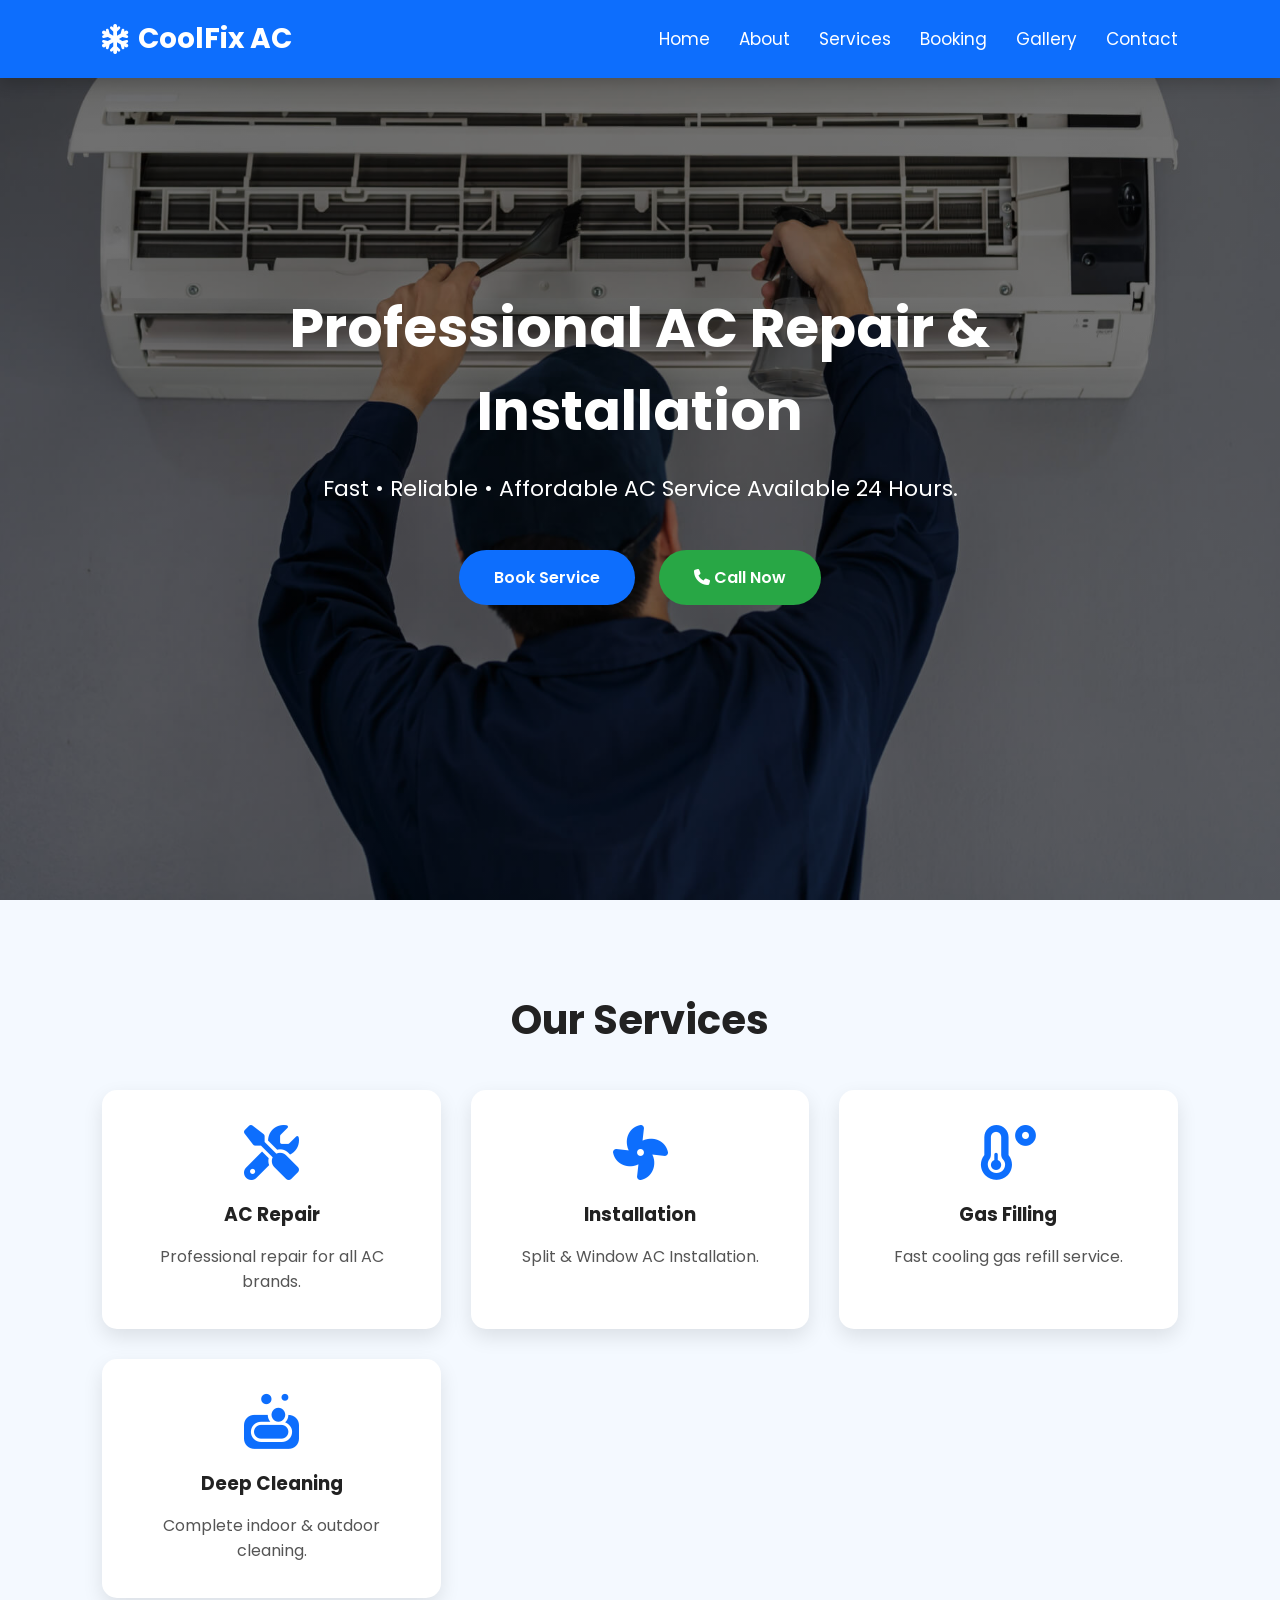
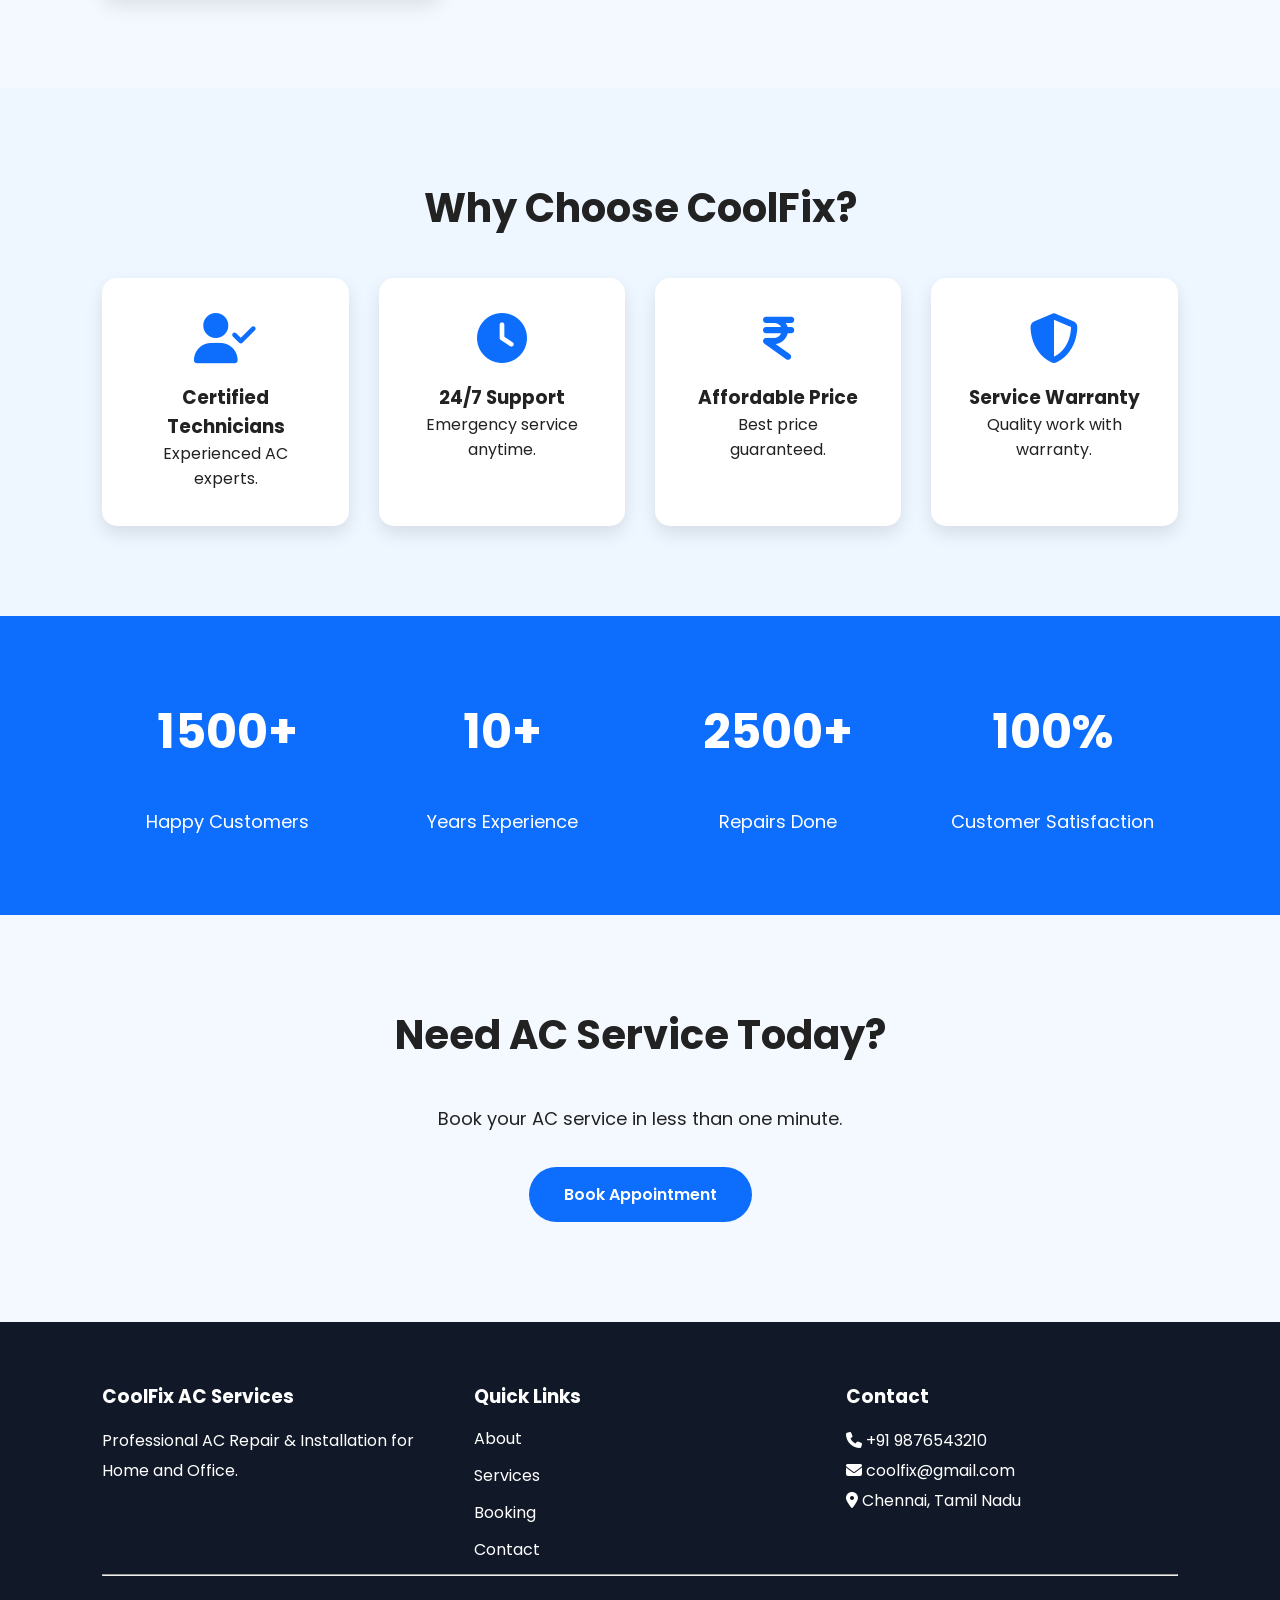
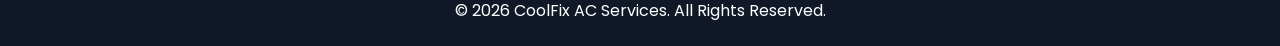
<file: index.html>
<!DOCTYPE html>
<html lang="en">
<head>
    <meta charset="UTF-8">
    <meta name="viewport" content="width=device-width, initial-scale=1.0">
    <title>CoolFix AC Services</title>

    <!-- Font Awesome -->
    <link rel="stylesheet" href="https://cdnjs.cloudflare.com/ajax/libs/font-awesome/6.6.0/css/all.min.css">

    <!-- CSS -->
    <link rel="stylesheet" href="style.css">

    <script src="script.js"></script>
</head>

<body>

<!-- ================= HEADER ================= -->

<header>

    <div class="logo">
        <i class="fa-solid fa-snowflake"></i>
        <h2>CoolFix AC</h2>
    </div>

    <nav id="navbar">

        <a href="index.html">Home</a>
        <a href="about.html">About</a>
        <a href="services.html">Services</a>
        <a href="booking.html">Booking</a>
        <a href="gallery.html">Gallery</a>
        <a href="contact.html">Contact</a>

    </nav>

</header>

<!-- ================= HERO ================= -->

<section class="hero">

    <div class="hero-text">

        <h1>Professional AC Repair & Installation</h1>

        <p>
            Fast • Reliable • Affordable AC Service
            Available 24 Hours.
        </p>

        <a href="booking.html" class="btn">Book Service</a>

        <a href="tel:+919876543210" class="btn2">
            <i class="fa-solid fa-phone"></i>
            Call Now
        </a>

    </div>

</section>

<!-- ================= SERVICES ================= -->

<section class="services">

    <h2>Our Services</h2>

    <div class="service-container">

        <div class="card">

            <i class="fa-solid fa-screwdriver-wrench"></i>

            <h3>AC Repair</h3>

            <p>
                Professional repair for all AC brands.
            </p>

        </div>

        <div class="card">

            <i class="fa-solid fa-fan"></i>

            <h3>Installation</h3>

            <p>
                Split & Window AC Installation.
            </p>

        </div>

        <div class="card">

            <i class="fa-solid fa-temperature-low"></i>

            <h3>Gas Filling</h3>

            <p>
                Fast cooling gas refill service.
            </p>

        </div>

        <div class="card">

            <i class="fa-solid fa-soap"></i>

            <h3>Deep Cleaning</h3>

            <p>
                Complete indoor & outdoor cleaning.
            </p>

        </div>

    </div>

</section>

<!-- ================= WHY US ================= -->

<section class="why">

    <h2>Why Choose CoolFix?</h2>

    <div class="why-container">

        <div class="why-box">

            <i class="fa-solid fa-user-check"></i>

            <h3>Certified Technicians</h3>

            <p>
                Experienced AC experts.
            </p>


        </div>


        <div class="why-box">

            <i class="fa-solid fa-clock"></i>

            <h3>24/7 Support</h3>

            <p>
                Emergency service anytime.
            </p>

        </div>

        <div class="why-box">

            <i class="fa-solid fa-indian-rupee-sign"></i>

            <h3>Affordable Price</h3>

            <p>
                Best price guaranteed.
            </p>
            
        </div>

        <div class="why-box">

            <i class="fa-solid fa-shield-halved"></i>

            <h3>Service Warranty</h3>

            <p>
                Quality work with warranty.
            </p>

        </div>

    </div>

</section>

<!-- ================= COUNTER ================= -->

<section class="counter">

    <div class="count-box">

        <h2>1500+</h2>

        <p>Happy Customers</p>

    </div>


    <div class="count-box">

        <h2>10+</h2>

        <p>Years Experience</p>

    </div>


    <div class="count-box">

        <h2>2500+</h2>

        <p>Repairs Done</p>

    </div>


    <div class="count-box">

        <h2>100%</h2>

        <p>Customer Satisfaction</p>

    </div>

</section>

<!-- ================= CTA ================= -->

<section class="cta">

    <h2>Need AC Service Today?</h2>

    <p>
        Book your AC service in less than one minute.
    </p>

    <a href="booking.html" class="btn">
        Book Appointment
    </a>

</section>

<!-- ================= FOOTER ================= -->

<footer>

    <div class="footer-content">

        <div>

            <h3>CoolFix AC Services</h3>

            <p>
                Professional AC Repair & Installation
                for Home and Office.
            </p>

        </div>

        <div>

            <h3>Quick Links</h3>

            <ul>

                <li><a href="about.html">About</a></li>

                <li><a href="services.html">Services</a></li>

                <li><a href="booking.html">Booking</a></li>

                <li><a href="contact.html">Contact</a></li>

            </ul>

        </div>

        <div>

            <h3>Contact</h3>

            <p>
                <i class="fa-solid fa-phone"></i>
                +91 9876543210
            </p>

            <p>
                <i class="fa-solid fa-envelope"></i>
                coolfix@gmail.com
            </p>

            <p>
                <i class="fa-solid fa-location-dot"></i>
                Chennai, Tamil Nadu
            </p>

        </div>

    </div>

    <hr>

    <p class="copy">
        © 2026 CoolFix AC Services. All Rights Reserved.
    </p>

</footer>

</body>
</html>
</file>
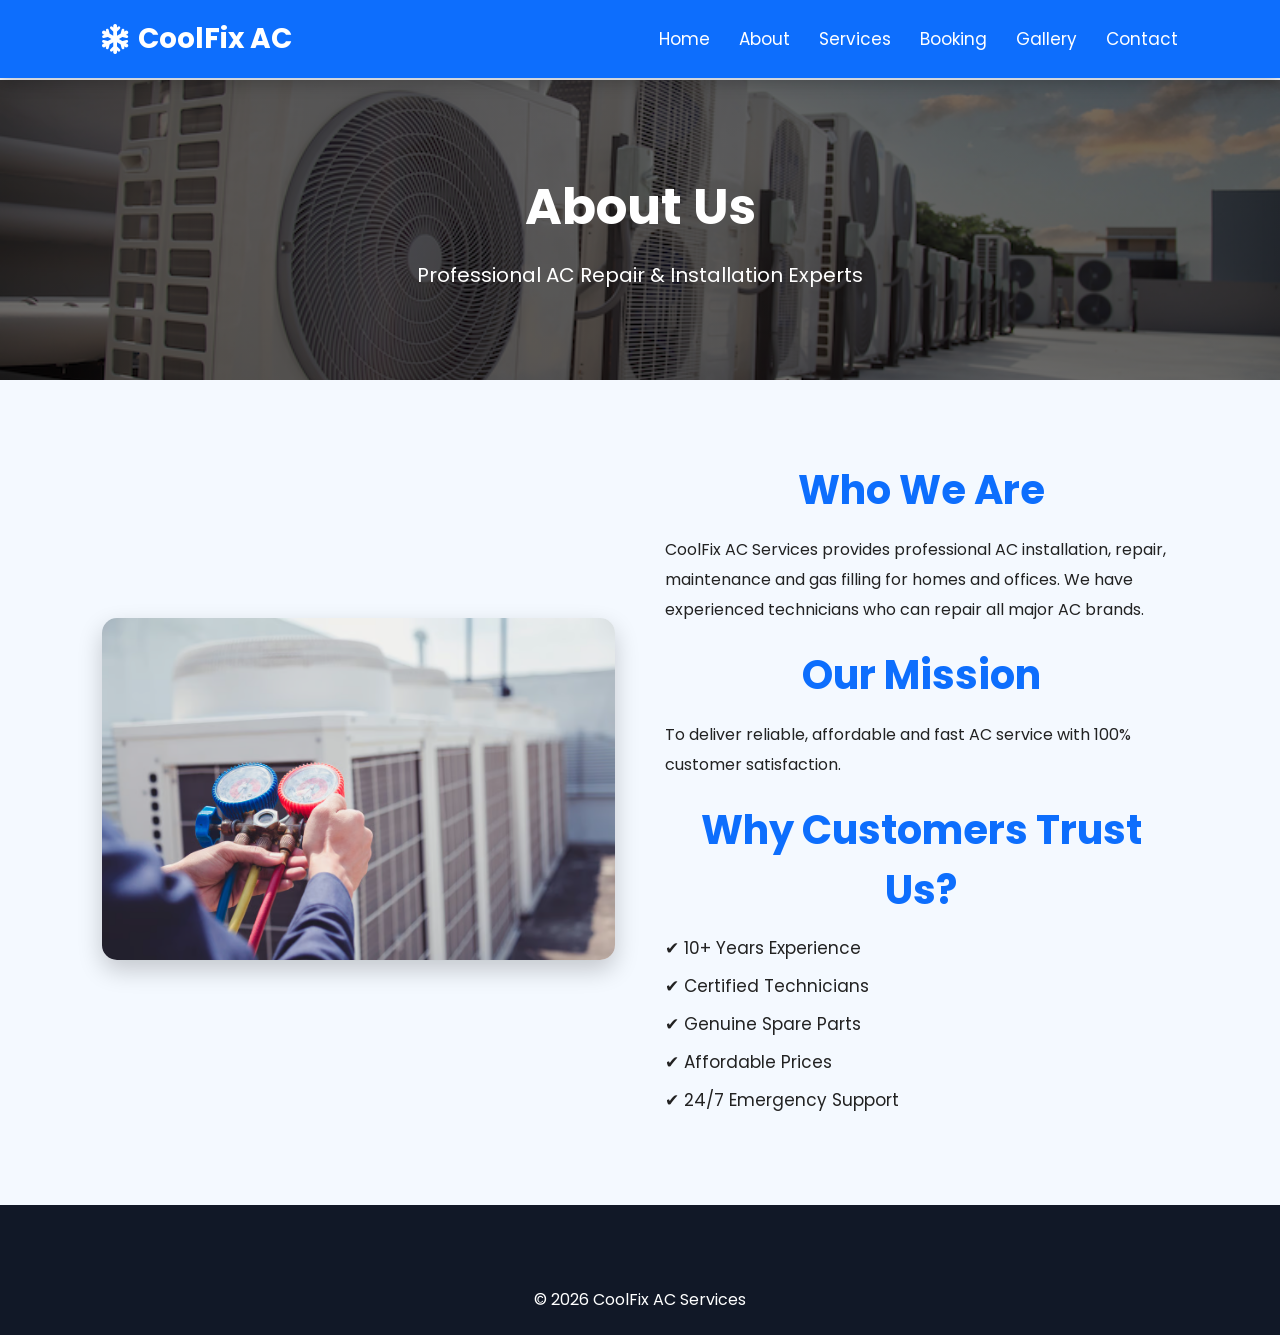
<file: about.html>
<!DOCTYPE html>
<html lang="en">
<head>
    <meta charset="UTF-8">
    <meta name="viewport" content="width=device-width, initial-scale=1.0">
    <title>About | CoolFix AC Services</title>

    <link rel="stylesheet" href="style.css">

    <link rel="stylesheet"
    href="https://cdnjs.cloudflare.com/ajax/libs/font-awesome/6.6.0/css/all.min.css">
</head>

<body>

    <header>

        <div class="logo">
            <i class="fa-solid fa-snowflake"></i>
            <h2>CoolFix AC</h2>
        </div>

        <nav>
            <a href="index.html">Home</a>
            <a href="about.html">About</a>
            <a href="services.html">Services</a>
            <a href="booking.html">Booking</a>
            <a href="gallery.html">Gallery</a>
            <a href="contact.html">Contact</a>
        </nav>

    </header>

    <section class="page-banner">

        <h1>About Us</h1>

            <p>Professional AC Repair & Installation Experts</p>

    </section>

    <section class="about-section">

        <div class="about-image">

            <img src="technician1.avif"
            alt="AC Technician">

        </div>

        <div class="about-content">

            <h2>Who We Are</h2>

                <p>
                    CoolFix AC Services provides professional AC installation,
                    repair, maintenance and gas filling for homes and offices.

                    We have experienced technicians who can repair all major AC brands.
                </p>

            <h2>Our Mission</h2>

                <p>
                    To deliver reliable, affordable and fast AC service with
                    100% customer satisfaction.

                </p>

            <h2>Why Customers Trust Us?</h2>

                <ul>

                    <li>✔ 10+ Years Experience</li>

                    <li>✔ Certified Technicians</li>

                    <li>✔ Genuine Spare Parts</li>

                    <li>✔ Affordable Prices</li>

                    <li>✔ 24/7 Emergency Support</li>

                </ul>

        </div>

    </section>

    <footer>

        <p class="copy">
            © 2026 CoolFix AC Services
        </p>

    </footer>

</body>
</html>
</file>
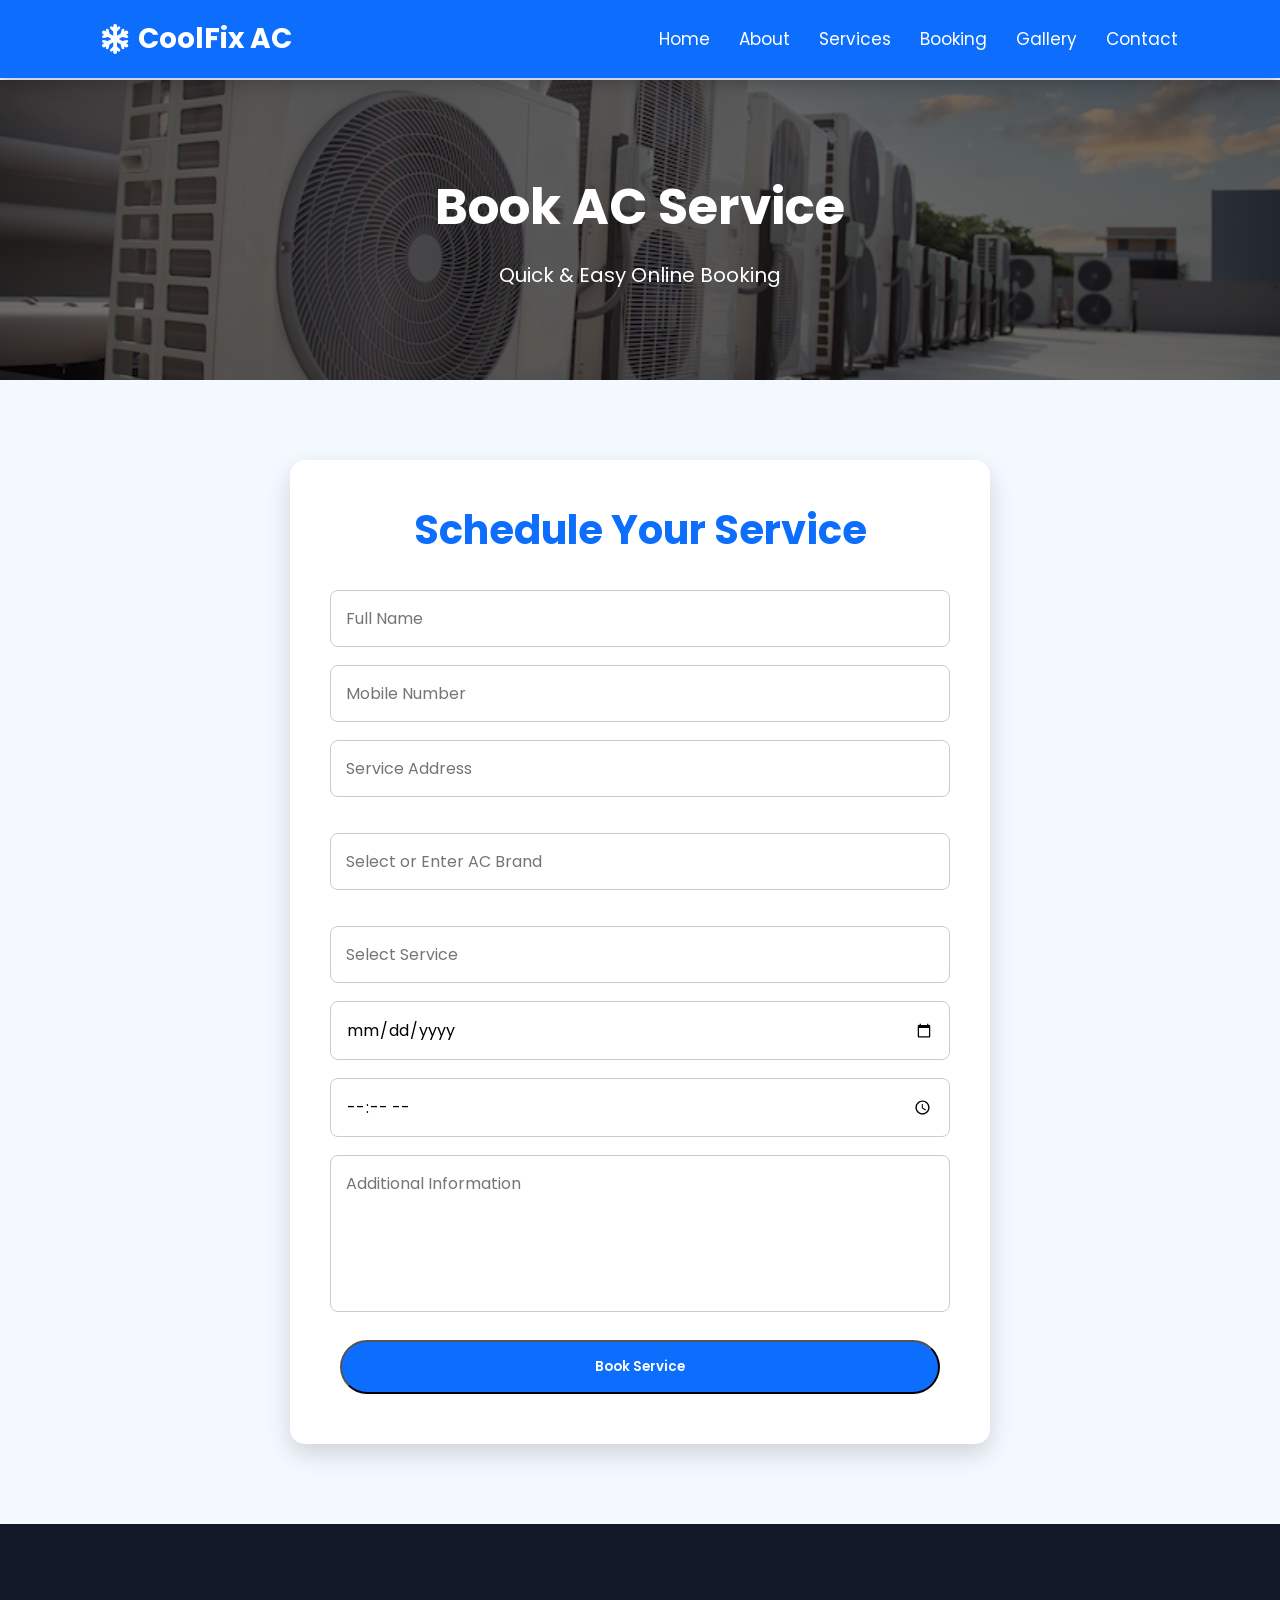
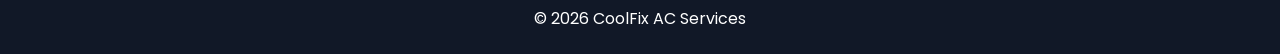
<file: booking.html>
<!DOCTYPE html>
<html lang="en">
<head>
    <meta charset="UTF-8">
    <meta name="viewport" content="width=device-width, initial-scale=1.0">
    <title>Book AC Service | CoolFix AC</title>

    <link rel="stylesheet" href="style.css">

    <link rel="stylesheet"
    href="https://cdnjs.cloudflare.com/ajax/libs/font-awesome/6.6.0/css/all.min.css">
</head>

<body>

<!--========== HEADER ==========-->

    <header>

        <div class="logo">
            <i class="fa-solid fa-snowflake"></i>
            <h2>CoolFix AC</h2>
        </div>

        <nav>
            <a href="index.html">Home</a>
            <a href="about.html">About</a>
            <a href="services.html">Services</a>
            <a href="booking.html">Booking</a>
            <a href="gallery.html">Gallery</a>
            <a href="contact.html">Contact</a>
        </nav>

    </header>

<!--========== BANNER ==========-->

    <main>
        
        <section class="page-banner">

            <h1>Book AC Service</h1>
                <p>Quick & Easy Online Booking</p>

        </section>

<!--========== BOOKING FORM ==========-->

        <section class="booking-section">

            <div class="booking-form">

                <h2>Schedule Your Service</h2>

                <form id="bookingForm">

                    <input
                    type="text"
                    id="name"
                    placeholder="Full Name"
                    required>

                    <input
                    type="tel"
                    id="phone"
                    placeholder="Mobile Number"
                    required>


                    <input
                    type="text"
                    id="address"
                    placeholder="Service Address"
                    required>


                    <label for="brand"></label>

                    <input
                    type="text"
                    id="brand"
                    name="brand"
                    list="brandList"
                    placeholder="Select or Enter AC Brand"
                    required>

                    <datalist id="brandList">
                        <option value="LG">
                        <option value="Samsung">
                        <option value="Daikin">
                        <option value="Voltas">
                        <option value="Blue Star">
                        <option value="Panasonic">
                       <option value="Hitachi">
                    </datalist>

                    <label for="service"></label>

                    <input
                    type="text"
                    id="service"
                    name="service"
                    list="serviceList"
                    placeholder="Select Service"
                    required>

                    <datalist id="serviceList">
                        <option value="Ac repair">
                        <option value="Installation">
                        <option value="Gas filling">
                        <option value="Deep cleaning">
                        <option value="AMC service">
                        <option value="Water leakage repair">
                        <option value="Cooling problem">
                    </datalist>


                    <input
                    type="date"
                    id="date"
                    required>

                    <input
                    type="time"
                    id="time">

                    <textarea
                    id="message"
                    rows="5"
                    placeholder="Additional Information"></textarea>

                    <button type="submit" class="btn">
                        Book Service
                    </button>

                </form>

            </div>

        </section>
    
    </main>
<!--========== FOOTER ==========-->

<footer>

<p class="copy">

© 2026 CoolFix AC Services

</p>

</footer>

<!--========== JAVASCRIPT ==========-->

<script>

const form = document.getElementById("bookingForm");

form.addEventListener("submit",function(e){

e.preventDefault();

let name=document.getElementById("name").value;

alert(
"Thank You " +
name +
"!\n\nYour booking has been received successfully.\nOur technician will contact you shortly."
);

form.reset();

});

</script>

</body>
</html>
</file>
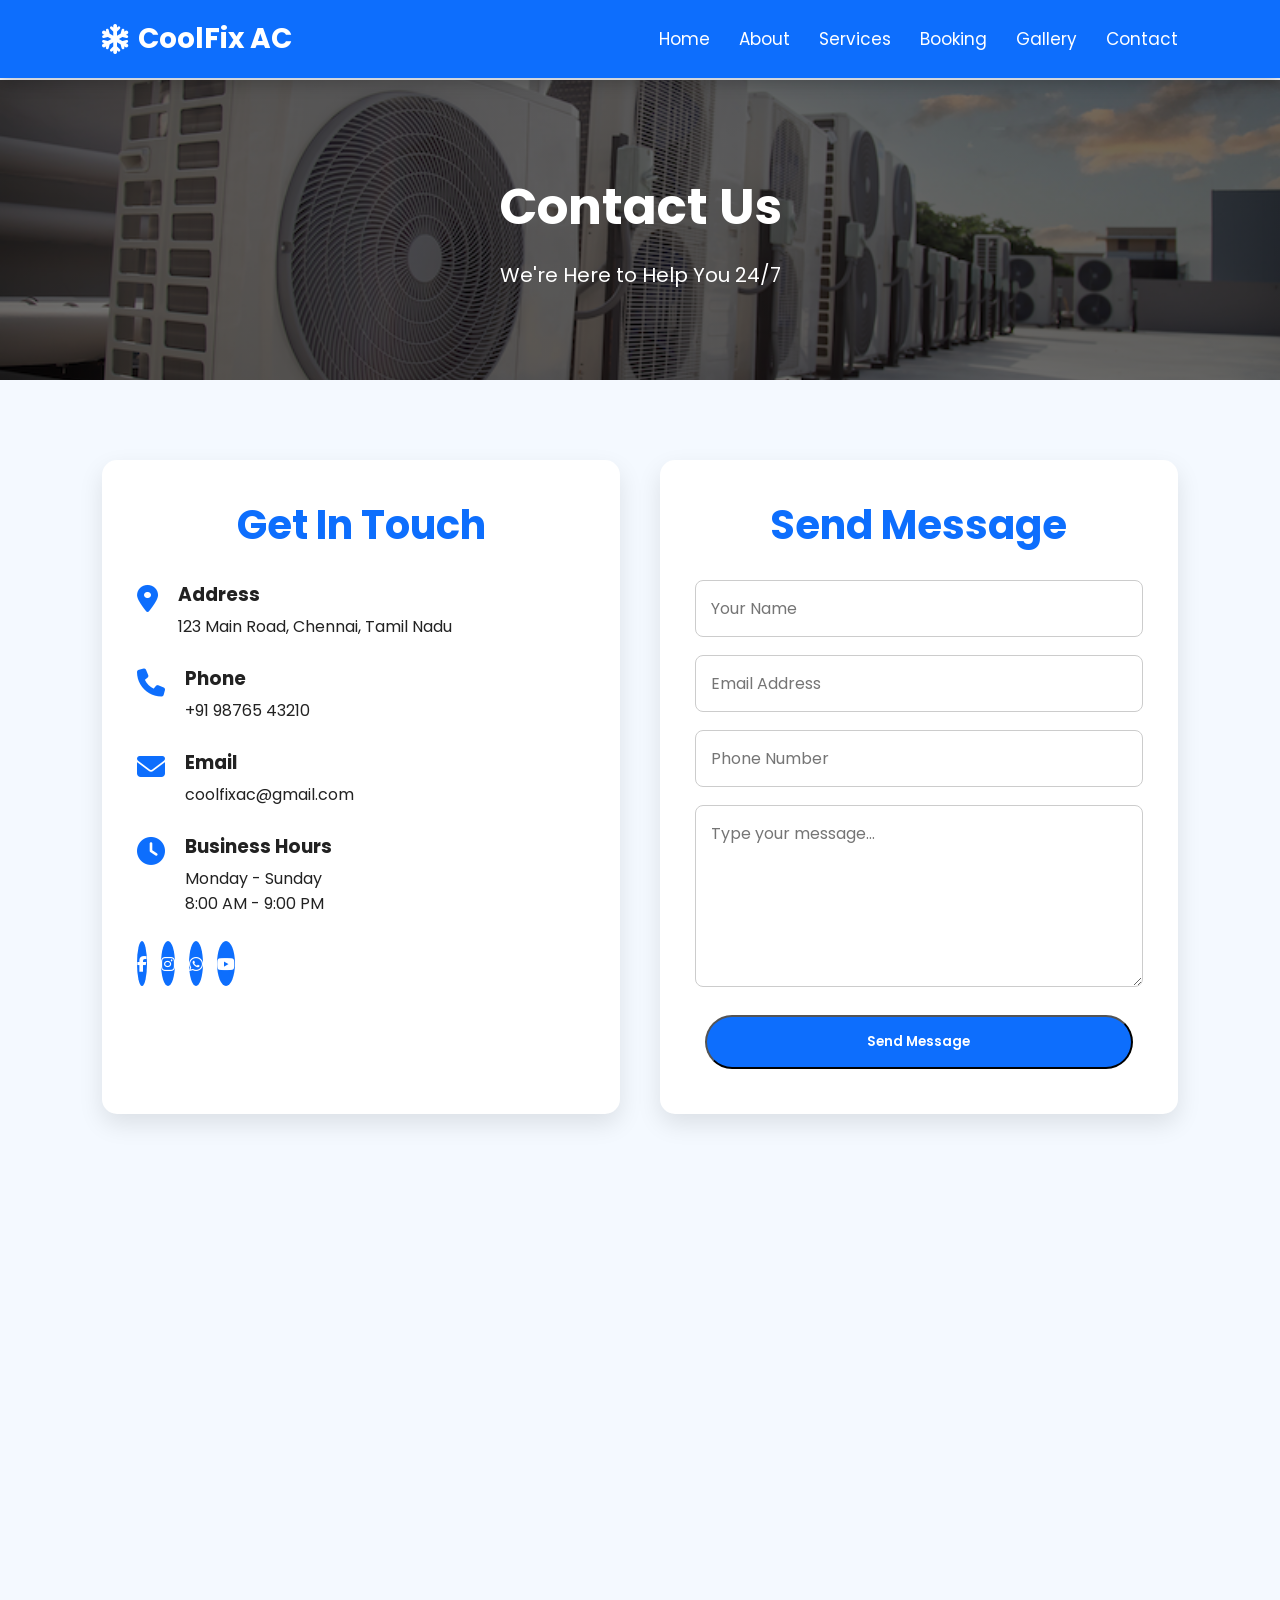
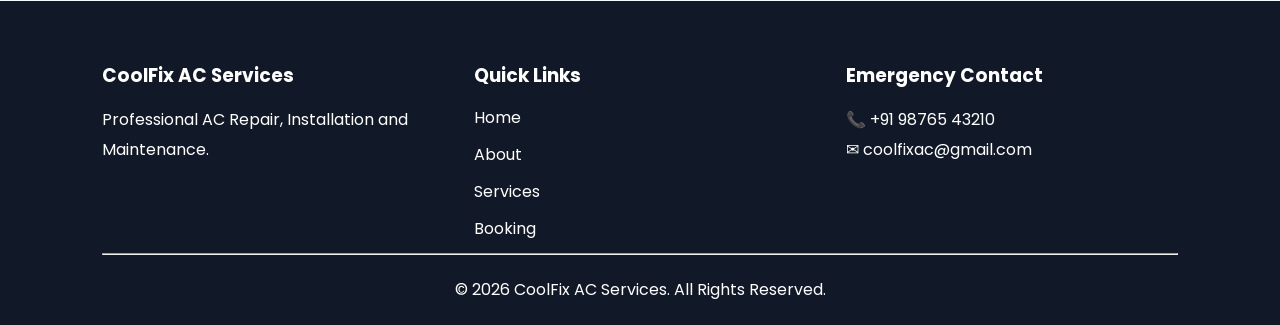
<file: contact.html>
<!DOCTYPE html>
<html lang="en">
<head>
    <meta charset="UTF-8">
    <meta name="viewport" content="width=device-width, initial-scale=1.0">
    <title>Contact | CoolFix AC Services</title>

    <link rel="stylesheet" href="style.css">

    <link rel="stylesheet"
    href="https://cdnjs.cloudflare.com/ajax/libs/font-awesome/6.6.0/css/all.min.css">
</head>

<body>

<!--========== HEADER ==========-->

    <header>

        <div class="logo">
            <i class="fa-solid fa-snowflake"></i>
            <h2>CoolFix AC</h2>
        </div>

        <nav>
            <a href="index.html">Home</a>
            <a href="about.html">About</a>
            <a href="services.html">Services</a>
            <a href="booking.html">Booking</a>
            <a href="gallery.html">Gallery</a>
            <a href="contact.html">Contact</a>
        </nav>

    </header>

<!--========== PAGE BANNER ==========-->

    <main>

        <section class="page-banner">

            <h1>Contact Us</h1>
                <p>We're Here to Help You 24/7</p>

        </section>

<!--========== CONTACT SECTION ==========-->

        <section class="contact-section">

            <div class="contact-info">

                <h2>Get In Touch</h2>

                <div class="info-box">
                    <i class="fa-solid fa-location-dot"></i>
                        <div>
                            <h3>Address</h3>
                                <p>123 Main Road, Chennai, Tamil Nadu</p>
                        </div>
                </div>

                <div class="info-box">
                    <i class="fa-solid fa-phone"></i>
                        <div>
                            <h3>Phone</h3>
                                <p>+91 98765 43210</p>
                        </div>
                </div>

                <div class="info-box">
                    <i class="fa-solid fa-envelope"></i>
                        <div>
                            <h3>Email</h3>
                                <p>coolfixac@gmail.com</p>
                        </div>
                </div>

                <div class="info-box">
                    <i class="fa-solid fa-clock"></i>
                        <div>
                            <h3>Business Hours</h3>
                                <p>Monday - Sunday</p>
                                <p>8:00 AM - 9:00 PM</p>
                        </div>
                </div>

                <div class="social-icons">
                    <a href="#">
                        <i class="fab fa-facebook-f"></i>
                    </a>
                    <a href="#">
                        <i class="fab fa-instagram"></i>
                    </a>
                    <a href="#">
                        <i class="fab fa-whatsapp"></i>
                    </a>
                    <a href="#">
                        <i class="fab fa-youtube"></i>
                    </a>
                </div>

            </div>

            <div class="contact-form">

                <h2>Send Message</h2>

                <form id="contactForm">

                    <input type="text" id="name" placeholder="Your Name" required>

                    <input type="email" id="email" placeholder="Email Address" required>

                    <input type="tel" id="phone" placeholder="Phone Number" required>

                    <textarea id="message" rows="6"
                    placeholder="Type your message..." required></textarea>

                    <button type="submit" class="btn">
                        Send Message
                    </button>

                </form>

            </div>

        </section>

<!--========== MAP ==========-->

        <section class="map-section">

            <iframe
                src="https://www.google.com/maps?q=Chennai&output=embed"
                allowfullscreen=""
                loading="lazy">
            </iframe>

        </section>

    </main>

<!--========== FOOTER ==========-->

    <footer>

        <div class="footer-content">

            <div>

                <h3>CoolFix AC Services</h3>

                    <p>
                        Professional AC Repair,
                        Installation and Maintenance.
                    </p>

            </div>

            <div>

                <h3>Quick Links</h3>

                    <ul>
                        <li>
                            <a href="index.html">Home</a>
                        </li>
                        <li>
                            <a href="about.html">About</a>
                        </li>
                        <li>
                            <a href="services.html">Services</a>
                        </li>
                        <li>
                            <a href="booking.html">Booking</a>
                        </li>
                    </ul>

            </div>

            <div>

                <h3>Emergency Contact</h3>
                    <p>📞 +91 98765 43210</p>

                    <p>✉ coolfixac@gmail.com</p>
            </div>

        </div>

        <hr>
            <p class="copy">
                © 2026 CoolFix AC Services. All Rights Reserved.
            </p>

    </footer>

<script>

document.getElementById("contactForm")
.addEventListener("submit",function(e){

e.preventDefault();

alert("Thank you!\n\nYour message has been sent successfully.");

this.reset();

});

</script>

</body>
</html>
</file>
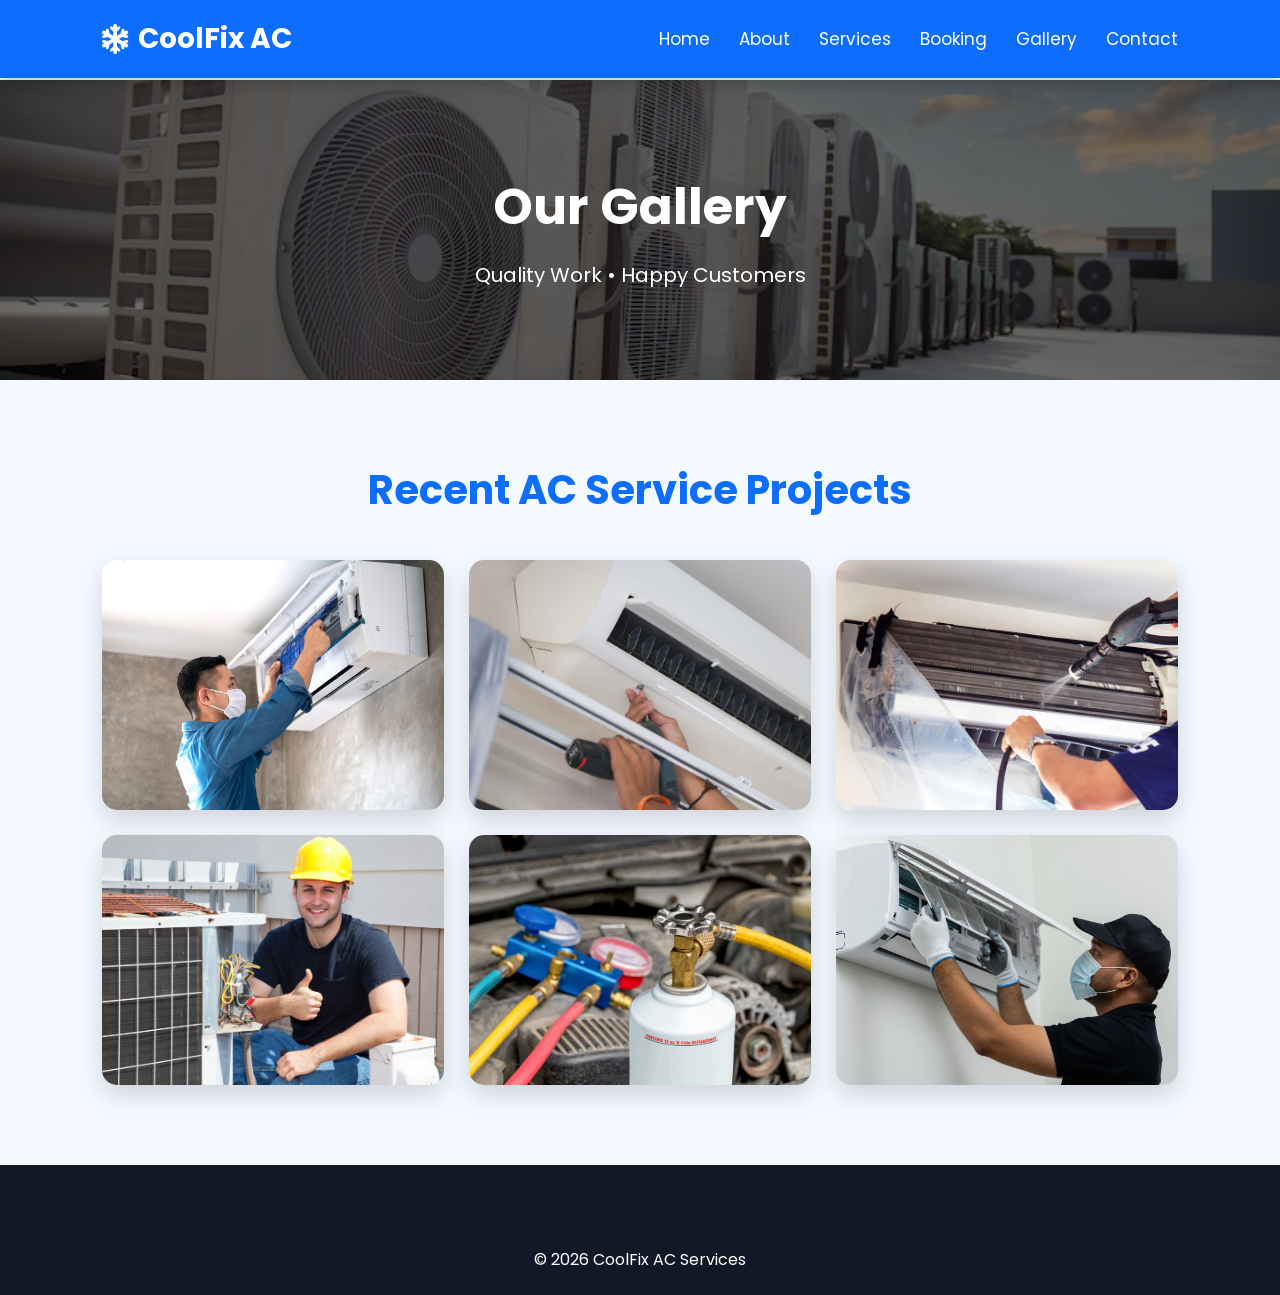
<file: gallery.html>
<!DOCTYPE html>
<html lang="en">
<head>
    <meta charset="UTF-8">
    <meta name="viewport" content="width=device-width, initial-scale=1.0">
    <title>Gallery | CoolFix AC Services</title>

    <link rel="stylesheet" href="style.css">

    <link rel="stylesheet"
    href="https://cdnjs.cloudflare.com/ajax/libs/font-awesome/6.6.0/css/all.min.css">
</head>
<body>

<!--========== HEADER ==========-->

    <header>

        <div class="logo">
            <i class="fa-solid fa-snowflake"></i>
            <h2>CoolFix AC</h2>
        </div>

        <nav>
            <a href="index.html">Home</a>
            <a href="about.html">About</a>
            <a href="services.html">Services</a>
            <a href="booking.html">Booking</a>
            <a href="gallery.html">Gallery</a>
            <a href="contact.html">Contact</a>
        </nav>

    </header>

<!--========== PAGE BANNER ==========-->

    <main>

        <section class="page-banner">

            <h1>Our Gallery</h1>
                <p>Quality Work • Happy Customers</p>

        </section>

<!--========== GALLERY ==========-->

        <section class="gallery-section">

            <h2>Recent AC Service Projects</h2>

            <div class="gallery-container">

                <div class="gallery-box">

                    <img src="acrepair.jpg" alt="AC Repair">

                    <div class="overlay">

                        <h3>AC Repair</h3>
                    </div>
                </div>

                <div class="gallery-box">

                    <img src="acinstallation.jpg" alt="Installation">

                    <div class="overlay">

                        <h3>Installation</h3>
                    </div>
                </div>

                <div class="gallery-box">
                    
                    <img src="airclean.jpg" alt="Cleaning">

                    <div class="overlay">

                        <h3>Deep Cleaning</h3>

                    </div>
                </div>

                <div class="gallery-box">

                    <img src="technician2.jpg" alt="Technician">

                    <div class="overlay">

                        <h3>Expert Technician</h3>

                    </div>
                </div>

                <div class="gallery-box">

                    <img src="gasfilling.webp" alt="Gas Filling">

                    <div class="overlay">

                        <h3>Gas Filling</h3>

                    </div>
                </div>

                <div class="gallery-box">

                    <img src="homeservice.jpeg" alt="Home Service">

                    <div class="overlay">

                        <h3>Home Service</h3>

                    </div>
                </div>

            </div>

        </section>

    </main>

<!--========== FOOTER ==========-->

    <footer>

        <p class="copy">
            © 2026 CoolFix AC Services
        </p>

    </footer>

</body>
</html>
</file>
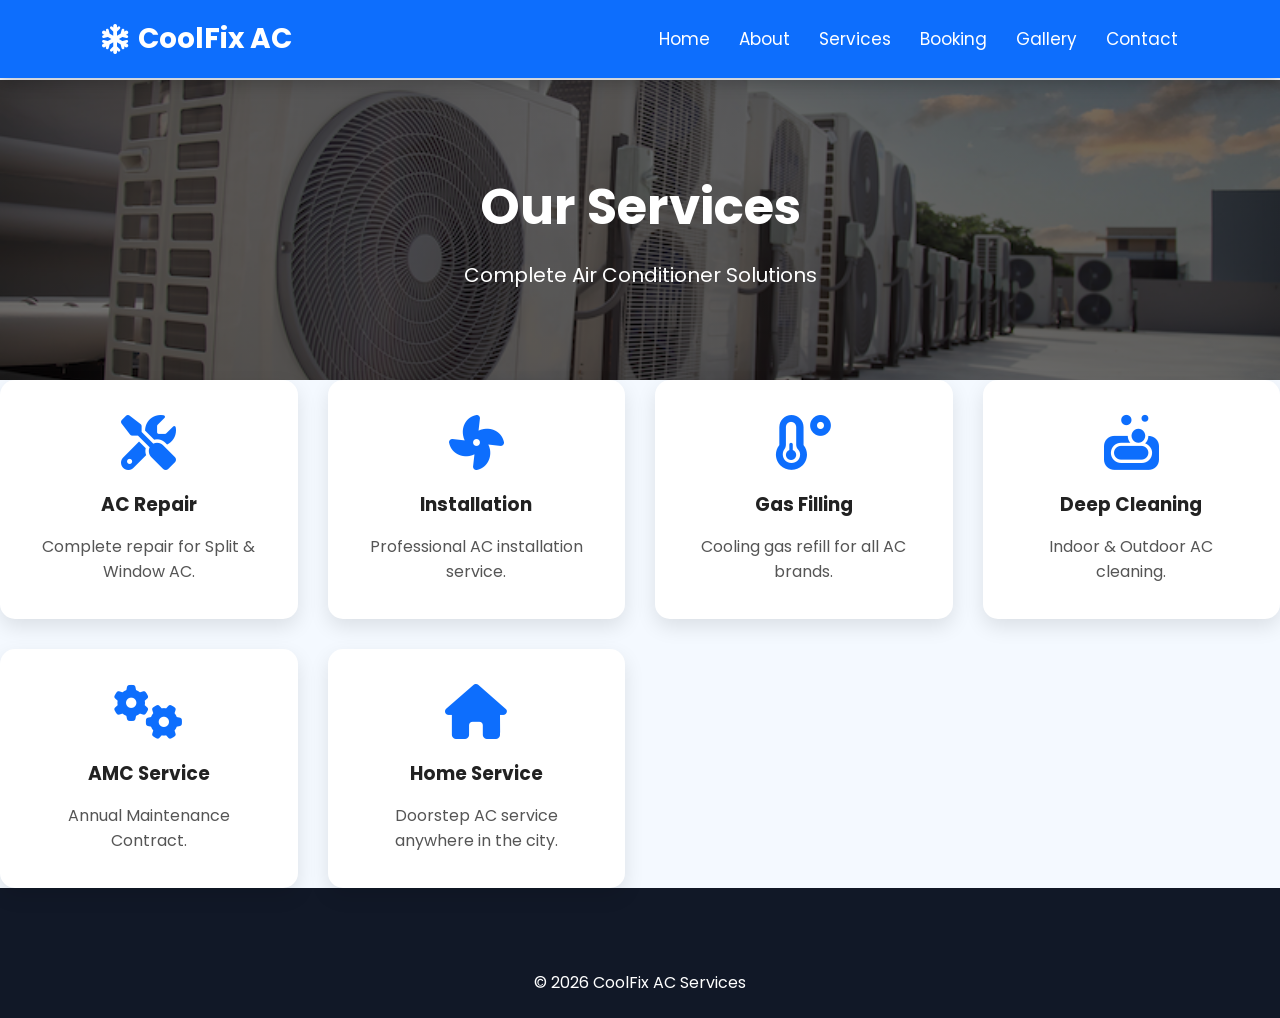
<file: services.html>
<!DOCTYPE html>
<html lang="en">
<head>

<meta charset="UTF-8">

<meta name="viewport"
content="width=device-width, initial-scale=1.0">

<title>Services | CoolFix AC</title>

<link rel="stylesheet" href="style.css">

<link rel="stylesheet"
href="https://cdnjs.cloudflare.com/ajax/libs/font-awesome/6.6.0/css/all.min.css">

</head>

<body>

    <header>

        <div class="logo">
            <i class="fa-solid fa-snowflake"></i>
            <h2>CoolFix AC</h2>
        </div>

        <nav>

            <a href="index.html">Home</a>
            <a href="about.html">About</a>
            <a href="services.html">Services</a>
            <a href="booking.html">Booking</a>
            <a href="gallery.html">Gallery</a>
            <a href="contact.html">Contact</a>

        </nav>

    </header>

    <section class="page-banner">

        <h1>Our Services</h1>
            <p>Complete Air Conditioner Solutions</p>

    </section>

    <section class="service-container">

        <div class="card">

            <i class="fa-solid fa-screwdriver-wrench"></i>

            <h3>AC Repair</h3>
                <p>
                   Complete repair for Split & Window AC.
                </p>
        </div>

        <div class="card">

            <i class="fa-solid fa-fan"></i>

            <h3>Installation</h3>
                <p>
                    Professional AC installation service.
                </p>
        </div>

        <div class="card">

            <i class="fa-solid fa-temperature-low"></i>

            <h3>Gas Filling</h3>
                <p>
                    Cooling gas refill for all AC brands.
                </p>
        </div>

        <div class="card">

            <i class="fa-solid fa-soap"></i>

            <h3>Deep Cleaning</h3>
                <p>
                    Indoor & Outdoor AC cleaning.
                </p>
        </div>

        <div class="card">

            <i class="fa-solid fa-gears"></i>

            <h3>AMC Service</h3>
                <p>
                    Annual Maintenance Contract.
                </p>
        </div>

        <div class="card">

            <i class="fa-solid fa-house"></i>

            <h3>Home Service</h3>
                <p>
                    Doorstep AC service anywhere in the city.
                </p>
        </div>

    </section>

    <footer>

        <p class="copy">
            © 2026 CoolFix AC Services
        </p>

    </footer>

</body>
</html>
</file>
<file: style.css>
/* Google Font */
@import url('https://fonts.googleapis.com/css2?family=Poppins:wght@300;400;500;600;700&display=swap');

*{
    margin:0;
    padding:0;
    box-sizing:border-box;
    font-family:'Poppins',sans-serif;
    scroll-behavior:smooth;
}

body{
    background:#f4f9ff;
    color:#222;
}

/* HEADER */

header{
    position:fixed;
    top:0;
    left:0;
    width:100%;
    background:#0d6efd;
    display:flex;
    justify-content:space-between;
    align-items:center;
    padding:18px 8%;
    z-index:1000;
    box-shadow:0 5px 15px rgba(0,0,0,.2);
}

.logo{
    display:flex;
    align-items:center;
    color:#fff;
}

.logo i{
    font-size:30px;
    margin-right:10px;
}

.logo h2{
    font-size:28px;
}

nav a{
    color:white;
    text-decoration:none;
    margin-left:25px;
    font-size:17px;
    transition:.3s;
}

nav a:hover{
    color:#ffd43b;
}

/* HERO */

.hero{
    height:100vh;
    display:flex;
    align-items:center;
    justify-content:center;
    text-align:center;
    color:white;
    background:
    linear-gradient(rgba(0,0,0,.55),rgba(0,0,0,.55)),
    url("bgimage.jpg");

    background-size:cover;
    background-position:center;
}

.hero-text{
    max-width:700px;
}

.hero h1{
    font-size:55px;
    margin-bottom:20px;
}

.hero p{
    font-size:22px;
    margin-bottom:35px;
}

/* BUTTONS */

.btn,
.btn2{
    display:inline-block;
    text-decoration:none;
    padding:15px 35px;
    border-radius:40px;
    margin:10px;
    font-weight:600;
    transition:.3s;
}

.btn{
    background:#0d6efd;
    color:white;
}

.btn:hover{
    background:#0a58ca;
    transform:translateY(-5px);
}

.btn2{
    background:#28a745;
    color:white;
}

.btn2:hover{
    background:#1e7e34;
    transform:translateY(-5px);
}

/* SECTION TITLE */

section h2{
    text-align:center;
    font-size:40px;
    margin-bottom:40px;
}

/* SERVICES */

.services{
    padding:90px 8%;
}

.service-container{
    display:grid;
    grid-template-columns:repeat(auto-fit,minmax(250px,1fr));
    gap:30px;
}

.card{
    background:white;
    padding:35px;
    border-radius:15px;
    text-align:center;
    box-shadow:0 8px 20px rgba(0,0,0,.1);
    transition:.3s;
}

.card:hover{
    transform:translateY(-12px);
}

.card i{
    font-size:55px;
    color:#0d6efd;
    margin-bottom:20px;
}

.card h3{
    margin-bottom:15px;
}

.card p{
    color:#555;
}

/* WHY CHOOSE */

.why{
    background:#eef6ff;
    padding:90px 8%;
}

.why-container{
    display:grid;
    grid-template-columns:repeat(auto-fit,minmax(220px,1fr));
    gap:30px;
}

.why-box{
    background:white;
    text-align:center;
    padding:35px;
    border-radius:15px;
    box-shadow:0 8px 18px rgba(0,0,0,.1);
    transition:.3s;
}

.why-box:hover{
    transform:scale(1.05);
}

.why-box i{
    font-size:50px;
    color:#0d6efd;
    margin-bottom:20px;
}

/* COUNTER */

.counter{
    display:grid;
    grid-template-columns:repeat(auto-fit,minmax(200px,1fr));
    gap:25px;
    padding:80px 8%;
    background:#0d6efd;
}

.count-box{
    text-align:center;
    color:white;
}

.count-box h2{
    font-size:48px;
}

.count-box p{
    font-size:18px;
}

/* CTA */

.cta{
    text-align:center;
    padding:90px 8%;
}

.cta p{
    margin:25px 0;
    font-size:18px;
}

/* FOOTER */

footer{
    background:#111827;
    color:white;
    padding:60px 8% 20px;
}

.footer-content{
    display:grid;
    grid-template-columns:repeat(auto-fit,minmax(250px,1fr));
    gap:40px;
}

.footer-content h3{
    margin-bottom:15px;
}

.footer-content ul{
    list-style:none;
}

.footer-content ul li{
    margin:12px 0;
}

.footer-content ul li a{
    color:white;
    text-decoration:none;
}

.footer-content ul li a:hover{
    color:#ffd43b;
}

footer p{
    line-height:30px;
}

.copy{
    text-align:center;
    margin-top:20px;
}

/* RESPONSIVE */

@media(max-width:900px){

header{
    flex-direction:column;
    padding:20px;
}

nav{
    margin-top:15px;
}

nav a{
    display:inline-block;
    margin:8px;
}

.hero h1{
    font-size:38px;
}

.hero p{
    font-size:18px;
}

section h2{
    font-size:32px;
}

.btn,
.btn2{
    display:block;
    margin:15px auto;
    width:220px;
}

}

/*==========================
PAGE BANNER
===========================*/

.page-banner{
    margin-top:80px;
    height:300px;
    display:flex;
    flex-direction:column;
    justify-content:center;
    align-items:center;
    color:white;
    text-align:center;
    background:
    linear-gradient(rgba(0,0,0,.55),rgba(0,0,0,.55)),
    url("ac1.png");
    background-size:cover;
    background-position:center;
}

.page-banner h1{
    font-size:50px;
}

.page-banner p{
    font-size:20px;
    margin-top:15px;
}

/*==========================
ABOUT
===========================*/

.about-section{
    display:grid;
    grid-template-columns:1fr 1fr;
    gap:50px;
    padding:80px 8%;
    align-items:center;
}

.about-image img{
    width:100%;
    border-radius:15px;
    box-shadow:0 10px 25px rgba(0,0,0,.2);
}

.about-content h2{
    margin-bottom:15px;
    color:#0d6efd;
}

.about-content p{
    line-height:30px;
    margin-bottom:20px;
}

.about-content ul{
    list-style:none;
}

.about-content li{
    margin:12px 0;
    font-size:17px;
}

/*==========================
RESPONSIVE
===========================*/

@media(max-width:768px){

    .about-section{
        grid-template-columns:1fr;
}

    .page-banner h1{
        font-size:35px;
}

}

/*==========================
BOOKING PAGE
===========================*/

.booking-section{
    padding:80px 8%;
    display:flex;
    justify-content:center;

}

.booking-form{
    width:700px;
    background:white;
    padding:40px;
    border-radius:15px;
    box-shadow:0 10px 25px rgba(0,0,0,.15);
}

.booking-form h2{
    text-align:center;
    margin-bottom:30px;
    color:#0d6efd;
}

.booking-form form{
    display:flex;
    flex-direction:column;
    gap:18px;
}

.booking-form input,
.booking-form select,
.booking-form textarea{

    padding:15px;
    font-size:16px;
    border:1px solid #ccc;
    border-radius:8px;
    outline:none;
}

.booking-form input:focus,
.booking-form select:focus,
.booking-form textarea:focus{

    border-color:#0d6efd;
    box-shadow:0 0 8px rgba(13,110,253,.3);
}

.booking-form textarea{
    resize:none;
}

.booking-form button{
    margin-top:10px;
}

/*==========================
GALLERY PAGE
==========================*/

.gallery-section{
    padding:80px 8%;
    text-align:center;
}

.gallery-section h2{
    margin-bottom:40px;
    color:#0d6efd;
}

.gallery-container{
    display:grid;
    grid-template-columns:repeat(auto-fit,minmax(300px,1fr));
    gap:25px;
}

.gallery-box{
    position:relative;
    overflow:hidden;
    border-radius:15px;
    box-shadow:0 10px 25px rgba(0,0,0,.15);
    cursor:pointer;
}

.gallery-box img{
    width:100%;
    height:250px;
    object-fit:cover;
    transition:.5s;
    display:block;
}

.gallery-box:hover img{
    transform:scale(1.1);
}

.overlay{
    position:absolute;
    top:0;
    left:0;
    width:100%;
    height:100%;
    background:rgba(13,110,253,.75);
    display:flex;
    justify-content:center;
    align-items:center;
    opacity:0;
    transition:.4s;
}

.gallery-box:hover .overlay{
    opacity:1;
}

.overlay h3{
    color:white;
    font-size:28px;
    letter-spacing:1px;
}

/*==========================
CONTACT PAGE
==========================*/

.contact-section{
    display:grid;
    grid-template-columns:1fr 1fr;
    gap:40px;
    padding:80px 8%;
}

.contact-info,
.contact-form{

    background:#fff;
    padding:35px;
    border-radius:15px;
    box-shadow:0 10px 25px rgba(0,0,0,.1);
}

.contact-info h2,
.contact-form h2{

    color:#0d6efd;
    margin-bottom:25px;
}

.info-box{
    display:flex;
    gap:20px;
    margin-bottom:25px;
    align-items:flex-start;
}

.info-box i{
    font-size:28px;
    color:#0d6efd;
    margin-top:5px;
}

.info-box h3{
    margin-bottom:5px;
}

.contact-form form{
    display:flex;
    flex-direction:column;
    gap:18px;
}

.contact-form input,
.contact-form textarea{

    padding:15px;
    border:1px solid #ccc;
    border-radius:8px;
    font-size:16px;
}

.contact-form input:focus,
.contact-form textarea:focus{

    border-color:#0d6efd;
    outline:none;
    box-shadow:0 0 8px rgba(13,110,253,.2);
}

.social-icons{
    margin-top:25px;
}

.social-icons a{
    display:inline-flex;
    justify-content:center;
    align-items:center;
    height:45px;
    background:#0d6efd;
    color:#fff;
    border-radius:50%;
    margin-right:10px;
    text-decoration:none;
    transition:.3s;
}

.social-icons a:hover{
    background:#084298;
    transform:translateY(-5px);
}

.map-section iframe{
    width:100%;
    height:400px;
    border:0;
}

@media(max-width:768px){

    .contact-section{
    grid-template-columns:1fr;
    }

}


/* Dark Mode */

.dark-mode{
    background:#121212;
    color:#ffffff;
}

.dark-mode header{
    background:#1f1f1f;
}

.dark-mode .card,
.dark-mode .why-box,
.dark-mode .booking-form,
.dark-mode .contact-form,
.dark-mode .contact-info{

    background:#222;
    color:white;
}

.dark-mode footer{
    background:#000;
}

.dark-mode input,
.dark-mode textarea,
.dark-mode select{
    background:#333;
    color:white;
    border:1px solid #555;
}

.dark-mode nav a{
    color:white;
}

.dark-mode .btn{
    background:#0d6efd;
}

.dark-mode .btn:hover{
    background:#0b5ed7;
}

.dark-mode{
    background:#121212;
    color:white;
}

.dark-mode header{
    background:#1a1a1a;
}

.dark-mode .card,
.dark-mode .why-box,
.dark-mode .booking-form,
.dark-mode .contact-form,
.dark-mode .contact-info{

    background:#222;
    color:white;
}

.dark-mode footer{
    background:#000;
}

.dark-mode input,
.dark-mode textarea,
.dark-mode select{

    background:#333;
    color:white;
    border:1px solid #555;
}
</file>
